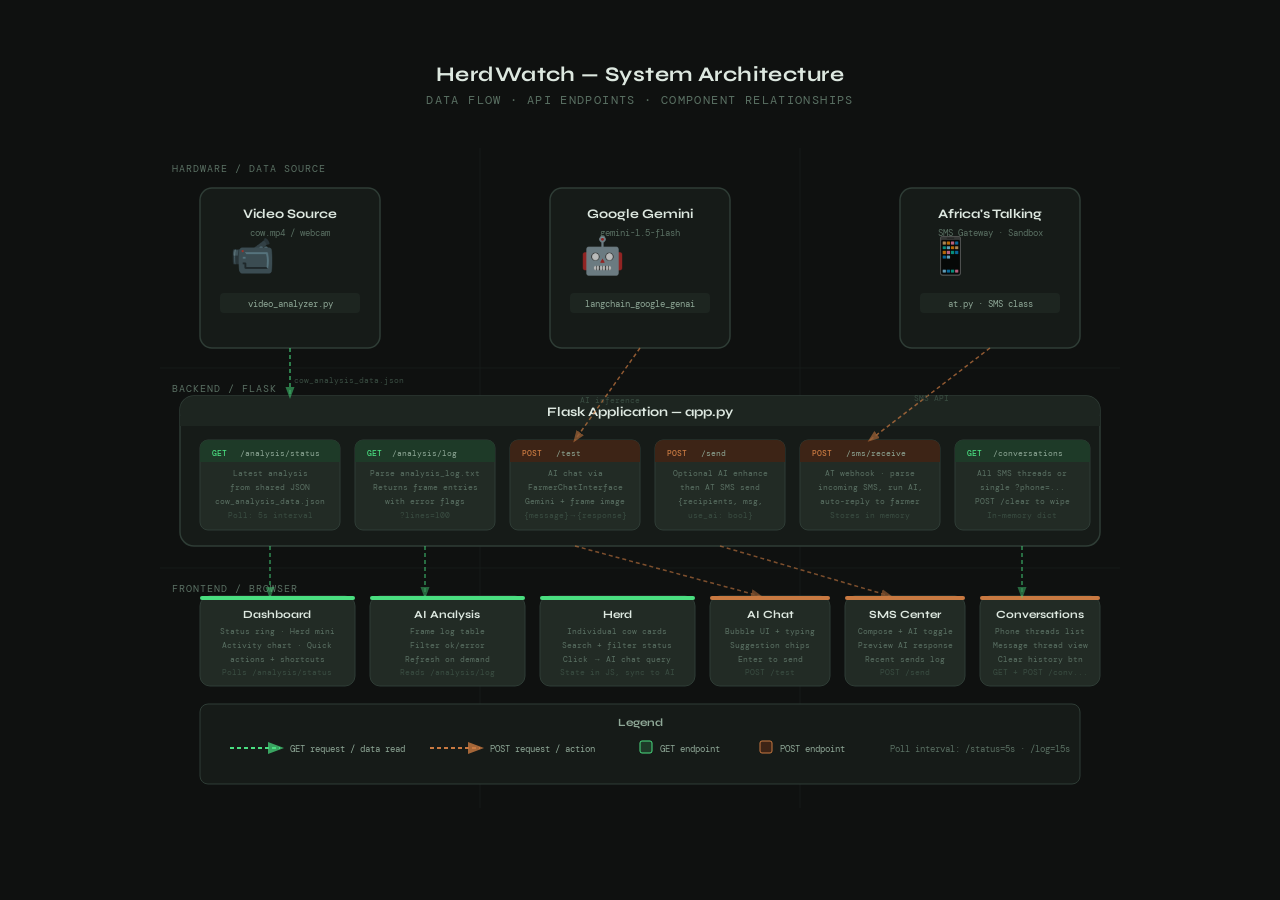
<file: frontend/architecture.html>
<!DOCTYPE html>
<html>
<head>
<meta charset="UTF-8"/>
<title>HerdWatch Architecture</title>
<link href="https://fonts.googleapis.com/css2?family=Syne:wght@400;600;700&family=DM+Mono:wght@400;500&display=swap" rel="stylesheet"/>
<style>
  body { margin:0; background:#0f1110; font-family:'DM Mono',monospace; display:flex; flex-direction:column; align-items:center; padding:3rem 2rem; }
  h1 { font-family:'Syne',sans-serif; color:#dde8e0; font-size:1.3rem; font-weight:700; margin-bottom:0.4rem; letter-spacing:0.02em; }
  .subtitle { color:#5a7063; font-size:0.72rem; margin-bottom:2.5rem; text-transform:uppercase; letter-spacing:0.12em; }
  svg { max-width:960px; width:100%; }
</style>
</head>
<body>
<h1>HerdWatch — System Architecture</h1>
<div class="subtitle">Data flow · API endpoints · Component relationships</div>
<svg viewBox="0 0 960 660" xmlns="http://www.w3.org/2000/svg">
  <defs>
    <marker id="arr" markerWidth="8" markerHeight="8" refX="6" refY="3" orient="auto">
      <path d="M0,0 L0,6 L8,3 z" fill="#4ade80" opacity="0.7"/>
    </marker>
    <marker id="arr-copper" markerWidth="8" markerHeight="8" refX="6" refY="3" orient="auto">
      <path d="M0,0 L0,6 L8,3 z" fill="#c87941" opacity="0.8"/>
    </marker>
    <marker id="arr-gray" markerWidth="8" markerHeight="8" refX="6" refY="3" orient="auto">
      <path d="M0,0 L0,6 L8,3 z" fill="#5a7063" opacity="0.7"/>
    </marker>
    <filter id="glow">
      <feGaussianBlur stdDeviation="3" result="blur"/>
      <feMerge><feMergeNode in="blur"/><feMergeNode in="SourceGraphic"/></feMerge>
    </filter>
  </defs>

  <!-- Background -->
  <rect width="960" height="660" fill="#0f1110"/>

  <!-- Grid lines -->
  <g stroke="#1d2520" stroke-width="1" opacity="0.5">
    <line x1="0" y1="220" x2="960" y2="220"/>
    <line x1="0" y1="420" x2="960" y2="420"/>
    <line x1="320" y1="0" x2="320" y2="660"/>
    <line x1="640" y1="0" x2="640" y2="660"/>
  </g>

  <!-- ── LAYER LABELS ── -->
  <text x="12" y="24" fill="#5a7063" font-size="10" font-family="DM Mono" text-anchor="start" letter-spacing="1">HARDWARE / DATA SOURCE</text>
  <text x="12" y="244" fill="#5a7063" font-size="10" font-family="DM Mono" text-anchor="start" letter-spacing="1">BACKEND / FLASK</text>
  <text x="12" y="444" fill="#5a7063" font-size="10" font-family="DM Mono" text-anchor="start" letter-spacing="1">FRONTEND / BROWSER</text>

  <!-- ═══════════ ROW 1: SOURCES ═══════════ -->

  <!-- Video Source -->
  <rect x="40" y="40" width="180" height="160" rx="12" fill="#161b18" stroke="#2f3d36" stroke-width="1.5"/>
  <text x="130" y="70" text-anchor="middle" font-family="Syne" font-size="13" font-weight="700" fill="#dde8e0">Video Source</text>
  <text x="130" y="88" text-anchor="middle" font-size="9" fill="#5a7063" font-family="DM Mono">cow.mp4 / webcam</text>
  <text x="70" y="120" font-size="36" fill="#4ade80" opacity="0.6">📹</text>
  <rect x="60" y="145" width="140" height="20" rx="4" fill="#1d2520"/>
  <text x="130" y="159" text-anchor="middle" font-size="9" fill="#8fa897" font-family="DM Mono">video_analyzer.py</text>

  <!-- Gemini AI -->
  <rect x="390" y="40" width="180" height="160" rx="12" fill="#161b18" stroke="#2f3d36" stroke-width="1.5"/>
  <text x="480" y="70" text-anchor="middle" font-family="Syne" font-size="13" font-weight="700" fill="#dde8e0">Google Gemini</text>
  <text x="480" y="88" text-anchor="middle" font-size="9" fill="#5a7063" font-family="DM Mono">gemini-1.5-flash</text>
  <text x="420" y="120" font-size="36" opacity="0.7">🤖</text>
  <rect x="410" y="145" width="140" height="20" rx="4" fill="#1d2520"/>
  <text x="480" y="159" text-anchor="middle" font-size="9" fill="#8fa897" font-family="DM Mono">langchain_google_genai</text>

  <!-- Africa's Talking -->
  <rect x="740" y="40" width="180" height="160" rx="12" fill="#161b18" stroke="#2f3d36" stroke-width="1.5"/>
  <text x="830" y="70" text-anchor="middle" font-family="Syne" font-size="13" font-weight="700" fill="#dde8e0">Africa's Talking</text>
  <text x="830" y="88" text-anchor="middle" font-size="9" fill="#5a7063" font-family="DM Mono">SMS Gateway · Sandbox</text>
  <text x="768" y="120" font-size="36" opacity="0.7">📱</text>
  <rect x="760" y="145" width="140" height="20" rx="4" fill="#1d2520"/>
  <text x="830" y="159" text-anchor="middle" font-size="9" fill="#8fa897" font-family="DM Mono">at.py · SMS class</text>

  <!-- ═══════════ ROW 2: FLASK BACKEND ═══════════ -->

  <!-- Flask App box -->
  <rect x="20" y="248" width="920" height="150" rx="14" fill="#161b18" stroke="#2f3d36" stroke-width="1.5"/>
  <rect x="20" y="248" width="920" height="30" rx="14" fill="#1d2520"/>
  <rect x="20" y="268" width="920" height="10" fill="#1d2520"/>
  <text x="480" y="268" text-anchor="middle" font-family="Syne" font-size="13" font-weight="700" fill="#dde8e0">Flask Application — app.py</text>

  <!-- Endpoints -->
  <!-- GET /analysis/status -->
  <rect x="40" y="292" width="140" height="90" rx="8" fill="#222b25" stroke="#2f3d36"/>
  <rect x="40" y="292" width="140" height="22" rx="8" fill="#1e3a28"/>
  <rect x="40" y="305" width="140" height="9" fill="#1e3a28"/>
  <text x="52" y="308" font-size="8" fill="#4ade80" font-family="DM Mono" font-weight="500">GET</text>
  <text x="80" y="308" font-size="8" fill="#8fa897" font-family="DM Mono">/analysis/status</text>
  <text x="110" y="328" text-anchor="middle" font-size="8" fill="#5a7063" font-family="DM Mono">Latest analysis</text>
  <text x="110" y="342" text-anchor="middle" font-size="8" fill="#5a7063" font-family="DM Mono">from shared JSON</text>
  <text x="110" y="356" text-anchor="middle" font-size="8" fill="#5a7063" font-family="DM Mono">cow_analysis_data.json</text>
  <text x="110" y="370" text-anchor="middle" font-size="8" fill="#3a4d42" font-family="DM Mono">Poll: 5s interval</text>

  <!-- GET /analysis/log -->
  <rect x="195" y="292" width="140" height="90" rx="8" fill="#222b25" stroke="#2f3d36"/>
  <rect x="195" y="292" width="140" height="22" rx="8" fill="#1e3a28"/>
  <rect x="195" y="305" width="140" height="9" fill="#1e3a28"/>
  <text x="207" y="308" font-size="8" fill="#4ade80" font-family="DM Mono" font-weight="500">GET</text>
  <text x="232" y="308" font-size="8" fill="#8fa897" font-family="DM Mono">/analysis/log</text>
  <text x="265" y="328" text-anchor="middle" font-size="8" fill="#5a7063" font-family="DM Mono">Parse analysis_log.txt</text>
  <text x="265" y="342" text-anchor="middle" font-size="8" fill="#5a7063" font-family="DM Mono">Returns frame entries</text>
  <text x="265" y="356" text-anchor="middle" font-size="8" fill="#5a7063" font-family="DM Mono">with error flags</text>
  <text x="265" y="370" text-anchor="middle" font-size="8" fill="#3a4d42" font-family="DM Mono">?lines=100</text>

  <!-- POST /test -->
  <rect x="350" y="292" width="130" height="90" rx="8" fill="#222b25" stroke="#2f3d36"/>
  <rect x="350" y="292" width="130" height="22" rx="8" fill="#3d2416"/>
  <rect x="350" y="305" width="130" height="9" fill="#3d2416"/>
  <text x="362" y="308" font-size="8" fill="#c87941" font-family="DM Mono" font-weight="500">POST</text>
  <text x="396" y="308" font-size="8" fill="#8fa897" font-family="DM Mono">/test</text>
  <text x="415" y="328" text-anchor="middle" font-size="8" fill="#5a7063" font-family="DM Mono">AI chat via</text>
  <text x="415" y="342" text-anchor="middle" font-size="8" fill="#5a7063" font-family="DM Mono">FarmerChatInterface</text>
  <text x="415" y="356" text-anchor="middle" font-size="8" fill="#5a7063" font-family="DM Mono">Gemini + frame image</text>
  <text x="415" y="370" text-anchor="middle" font-size="8" fill="#3a4d42" font-family="DM Mono">{message}→{response}</text>

  <!-- POST /send -->
  <rect x="495" y="292" width="130" height="90" rx="8" fill="#222b25" stroke="#2f3d36"/>
  <rect x="495" y="292" width="130" height="22" rx="8" fill="#3d2416"/>
  <rect x="495" y="305" width="130" height="9" fill="#3d2416"/>
  <text x="507" y="308" font-size="8" fill="#c87941" font-family="DM Mono" font-weight="500">POST</text>
  <text x="541" y="308" font-size="8" fill="#8fa897" font-family="DM Mono">/send</text>
  <text x="560" y="328" text-anchor="middle" font-size="8" fill="#5a7063" font-family="DM Mono">Optional AI enhance</text>
  <text x="560" y="342" text-anchor="middle" font-size="8" fill="#5a7063" font-family="DM Mono">then AT SMS send</text>
  <text x="560" y="356" text-anchor="middle" font-size="8" fill="#5a7063" font-family="DM Mono">{recipients, msg,</text>
  <text x="560" y="370" text-anchor="middle" font-size="8" fill="#3a4d42" font-family="DM Mono">use_ai: bool}</text>

  <!-- POST /sms/receive -->
  <rect x="640" y="292" width="140" height="90" rx="8" fill="#222b25" stroke="#2f3d36"/>
  <rect x="640" y="292" width="140" height="22" rx="8" fill="#3d2416"/>
  <rect x="640" y="305" width="140" height="9" fill="#3d2416"/>
  <text x="652" y="308" font-size="8" fill="#c87941" font-family="DM Mono" font-weight="500">POST</text>
  <text x="686" y="308" font-size="8" fill="#8fa897" font-family="DM Mono">/sms/receive</text>
  <text x="710" y="328" text-anchor="middle" font-size="8" fill="#5a7063" font-family="DM Mono">AT webhook · parse</text>
  <text x="710" y="342" text-anchor="middle" font-size="8" fill="#5a7063" font-family="DM Mono">incoming SMS, run AI,</text>
  <text x="710" y="356" text-anchor="middle" font-size="8" fill="#5a7063" font-family="DM Mono">auto-reply to farmer</text>
  <text x="710" y="370" text-anchor="middle" font-size="8" fill="#3a4d42" font-family="DM Mono">Stores in memory</text>

  <!-- GET /conversations -->
  <rect x="795" y="292" width="135" height="90" rx="8" fill="#222b25" stroke="#2f3d36"/>
  <rect x="795" y="292" width="135" height="22" rx="8" fill="#1e3a28"/>
  <rect x="795" y="305" width="135" height="9" fill="#1e3a28"/>
  <text x="807" y="308" font-size="8" fill="#4ade80" font-family="DM Mono" font-weight="500">GET</text>
  <text x="833" y="308" font-size="8" fill="#8fa897" font-family="DM Mono">/conversations</text>
  <text x="862" y="328" text-anchor="middle" font-size="8" fill="#5a7063" font-family="DM Mono">All SMS threads or</text>
  <text x="862" y="342" text-anchor="middle" font-size="8" fill="#5a7063" font-family="DM Mono">single ?phone=...</text>
  <text x="862" y="356" text-anchor="middle" font-size="8" fill="#5a7063" font-family="DM Mono">POST /clear to wipe</text>
  <text x="862" y="370" text-anchor="middle" font-size="8" fill="#3a4d42" font-family="DM Mono">In-memory dict</text>

  <!-- ═══════════ ROW 3: FRONTEND VIEWS ═══════════ -->

  <!-- Dashboard -->
  <rect x="40" y="448" width="155" height="90" rx="10" fill="#222b25" stroke="#2f3d36"/>
  <rect x="40" y="448" width="155" height="4" rx="2" fill="#4ade80"/>
  <text x="117" y="470" text-anchor="middle" font-family="Syne" font-size="11" font-weight="700" fill="#dde8e0">Dashboard</text>
  <text x="117" y="486" text-anchor="middle" font-size="8" fill="#5a7063" font-family="DM Mono">Status ring · Herd mini</text>
  <text x="117" y="500" text-anchor="middle" font-size="8" fill="#5a7063" font-family="DM Mono">Activity chart · Quick</text>
  <text x="117" y="514" text-anchor="middle" font-size="8" fill="#5a7063" font-family="DM Mono">actions + shortcuts</text>
  <text x="117" y="527" text-anchor="middle" font-size="8" fill="#3a4d42" font-family="DM Mono">Polls /analysis/status</text>

  <!-- Analysis -->
  <rect x="210" y="448" width="155" height="90" rx="10" fill="#222b25" stroke="#2f3d36"/>
  <rect x="210" y="448" width="155" height="4" rx="2" fill="#4ade80"/>
  <text x="287" y="470" text-anchor="middle" font-family="Syne" font-size="11" font-weight="700" fill="#dde8e0">AI Analysis</text>
  <text x="287" y="486" text-anchor="middle" font-size="8" fill="#5a7063" font-family="DM Mono">Frame log table</text>
  <text x="287" y="500" text-anchor="middle" font-size="8" fill="#5a7063" font-family="DM Mono">Filter ok/error</text>
  <text x="287" y="514" text-anchor="middle" font-size="8" fill="#5a7063" font-family="DM Mono">Refresh on demand</text>
  <text x="287" y="527" text-anchor="middle" font-size="8" fill="#3a4d42" font-family="DM Mono">Reads /analysis/log</text>

  <!-- Herd -->
  <rect x="380" y="448" width="155" height="90" rx="10" fill="#222b25" stroke="#2f3d36"/>
  <rect x="380" y="448" width="155" height="4" rx="2" fill="#4ade80"/>
  <text x="457" y="470" text-anchor="middle" font-family="Syne" font-size="11" font-weight="700" fill="#dde8e0">Herd</text>
  <text x="457" y="486" text-anchor="middle" font-size="8" fill="#5a7063" font-family="DM Mono">Individual cow cards</text>
  <text x="457" y="500" text-anchor="middle" font-size="8" fill="#5a7063" font-family="DM Mono">Search + filter status</text>
  <text x="457" y="514" text-anchor="middle" font-size="8" fill="#5a7063" font-family="DM Mono">Click → AI chat query</text>
  <text x="457" y="527" text-anchor="middle" font-size="8" fill="#3a4d42" font-family="DM Mono">State in JS, sync to AI</text>

  <!-- AI Chat -->
  <rect x="550" y="448" width="120" height="90" rx="10" fill="#222b25" stroke="#2f3d36"/>
  <rect x="550" y="448" width="120" height="4" rx="2" fill="#c87941"/>
  <text x="610" y="470" text-anchor="middle" font-family="Syne" font-size="11" font-weight="700" fill="#dde8e0">AI Chat</text>
  <text x="610" y="486" text-anchor="middle" font-size="8" fill="#5a7063" font-family="DM Mono">Bubble UI + typing</text>
  <text x="610" y="500" text-anchor="middle" font-size="8" fill="#5a7063" font-family="DM Mono">Suggestion chips</text>
  <text x="610" y="514" text-anchor="middle" font-size="8" fill="#5a7063" font-family="DM Mono">Enter to send</text>
  <text x="610" y="527" text-anchor="middle" font-size="8" fill="#3a4d42" font-family="DM Mono">POST /test</text>

  <!-- SMS Center -->
  <rect x="685" y="448" width="120" height="90" rx="10" fill="#222b25" stroke="#2f3d36"/>
  <rect x="685" y="448" width="120" height="4" rx="2" fill="#c87941"/>
  <text x="745" y="470" text-anchor="middle" font-family="Syne" font-size="11" font-weight="700" fill="#dde8e0">SMS Center</text>
  <text x="745" y="486" text-anchor="middle" font-size="8" fill="#5a7063" font-family="DM Mono">Compose + AI toggle</text>
  <text x="745" y="500" text-anchor="middle" font-size="8" fill="#5a7063" font-family="DM Mono">Preview AI response</text>
  <text x="745" y="514" text-anchor="middle" font-size="8" fill="#5a7063" font-family="DM Mono">Recent sends log</text>
  <text x="745" y="527" text-anchor="middle" font-size="8" fill="#3a4d42" font-family="DM Mono">POST /send</text>

  <!-- Conversations -->
  <rect x="820" y="448" width="120" height="90" rx="10" fill="#222b25" stroke="#2f3d36"/>
  <rect x="820" y="448" width="120" height="4" rx="2" fill="#c87941"/>
  <text x="880" y="470" text-anchor="middle" font-family="Syne" font-size="11" font-weight="700" fill="#dde8e0">Conversations</text>
  <text x="880" y="486" text-anchor="middle" font-size="8" fill="#5a7063" font-family="DM Mono">Phone threads list</text>
  <text x="880" y="500" text-anchor="middle" font-size="8" fill="#5a7063" font-family="DM Mono">Message thread view</text>
  <text x="880" y="514" text-anchor="middle" font-size="8" fill="#5a7063" font-family="DM Mono">Clear history btn</text>
  <text x="880" y="527" text-anchor="middle" font-size="8" fill="#3a4d42" font-family="DM Mono">GET + POST /conv...</text>

  <!-- ═══════════ ARROWS: Sources → Backend ═══════════ -->

  <!-- video_analyzer writes JSON → /analysis/status -->
  <line x1="130" y1="200" x2="130" y2="248" stroke="#4ade80" stroke-width="1.5" stroke-dasharray="4,3" marker-end="url(#arr)" opacity="0.7"/>
  <text x="134" y="235" font-size="8" fill="#3a4d42" font-family="DM Mono">cow_analysis_data.json</text>

  <!-- Gemini ↔ Flask /test -->
  <line x1="480" y1="200" x2="415" y2="292" stroke="#c87941" stroke-width="1.5" stroke-dasharray="4,3" marker-end="url(#arr-copper)" opacity="0.7"/>
  <text x="420" y="255" font-size="8" fill="#3a4d42" font-family="DM Mono">AI inference</text>

  <!-- AT ↔ /send and /sms/receive -->
  <line x1="830" y1="200" x2="710" y2="292" stroke="#c87941" stroke-width="1.5" stroke-dasharray="4,3" marker-end="url(#arr-copper)" opacity="0.7"/>
  <text x="754" y="253" font-size="8" fill="#3a4d42" font-family="DM Mono">SMS API</text>

  <!-- ═══════════ ARROWS: Backend → Frontend ═══════════ -->

  <!-- /analysis/status → Dashboard -->
  <line x1="110" y1="398" x2="110" y2="448" stroke="#4ade80" stroke-width="1.5" stroke-dasharray="4,3" marker-end="url(#arr)" opacity="0.6"/>

  <!-- /analysis/log → Analysis view -->
  <line x1="265" y1="398" x2="265" y2="448" stroke="#4ade80" stroke-width="1.5" stroke-dasharray="4,3" marker-end="url(#arr)" opacity="0.6"/>

  <!-- /test → AI Chat -->
  <line x1="415" y1="398" x2="600" y2="448" stroke="#c87941" stroke-width="1.5" stroke-dasharray="4,3" marker-end="url(#arr-copper)" opacity="0.6"/>

  <!-- /send → SMS Center -->
  <line x1="560" y1="398" x2="730" y2="448" stroke="#c87941" stroke-width="1.5" stroke-dasharray="4,3" marker-end="url(#arr-copper)" opacity="0.6"/>

  <!-- /conversations → Conversations view -->
  <line x1="862" y1="398" x2="862" y2="448" stroke="#4ade80" stroke-width="1.5" stroke-dasharray="4,3" marker-end="url(#arr)" opacity="0.6"/>

  <!-- ═══════════ LEGEND ═══════════ -->
  <rect x="40" y="556" width="880" height="80" rx="8" fill="#161b18" stroke="#2f3d36"/>
  <text x="480" y="578" text-anchor="middle" font-family="Syne" font-size="11" font-weight="700" fill="#8fa897">Legend</text>

  <line x1="70" y1="600" x2="120" y2="600" stroke="#4ade80" stroke-width="2" stroke-dasharray="4,3" marker-end="url(#arr)"/>
  <text x="130" y="604" font-size="9" fill="#8fa897" font-family="DM Mono">GET request / data read</text>

  <line x1="270" y1="600" x2="320" y2="600" stroke="#c87941" stroke-width="2" stroke-dasharray="4,3" marker-end="url(#arr-copper)"/>
  <text x="330" y="604" font-size="9" fill="#8fa897" font-family="DM Mono">POST request / action</text>

  <rect x="480" y="593" width="12" height="12" rx="2" fill="#1e3a28" stroke="#4ade80" stroke-width="1"/>
  <text x="500" y="604" font-size="9" fill="#8fa897" font-family="DM Mono">GET endpoint</text>

  <rect x="600" y="593" width="12" height="12" rx="2" fill="#3d2416" stroke="#c87941" stroke-width="1"/>
  <text x="620" y="604" font-size="9" fill="#8fa897" font-family="DM Mono">POST endpoint</text>

  <text x="730" y="604" font-size="9" fill="#5a7063" font-family="DM Mono">Poll interval: /status=5s · /log=15s</text>
</svg>
</body>
</html>
</file>
